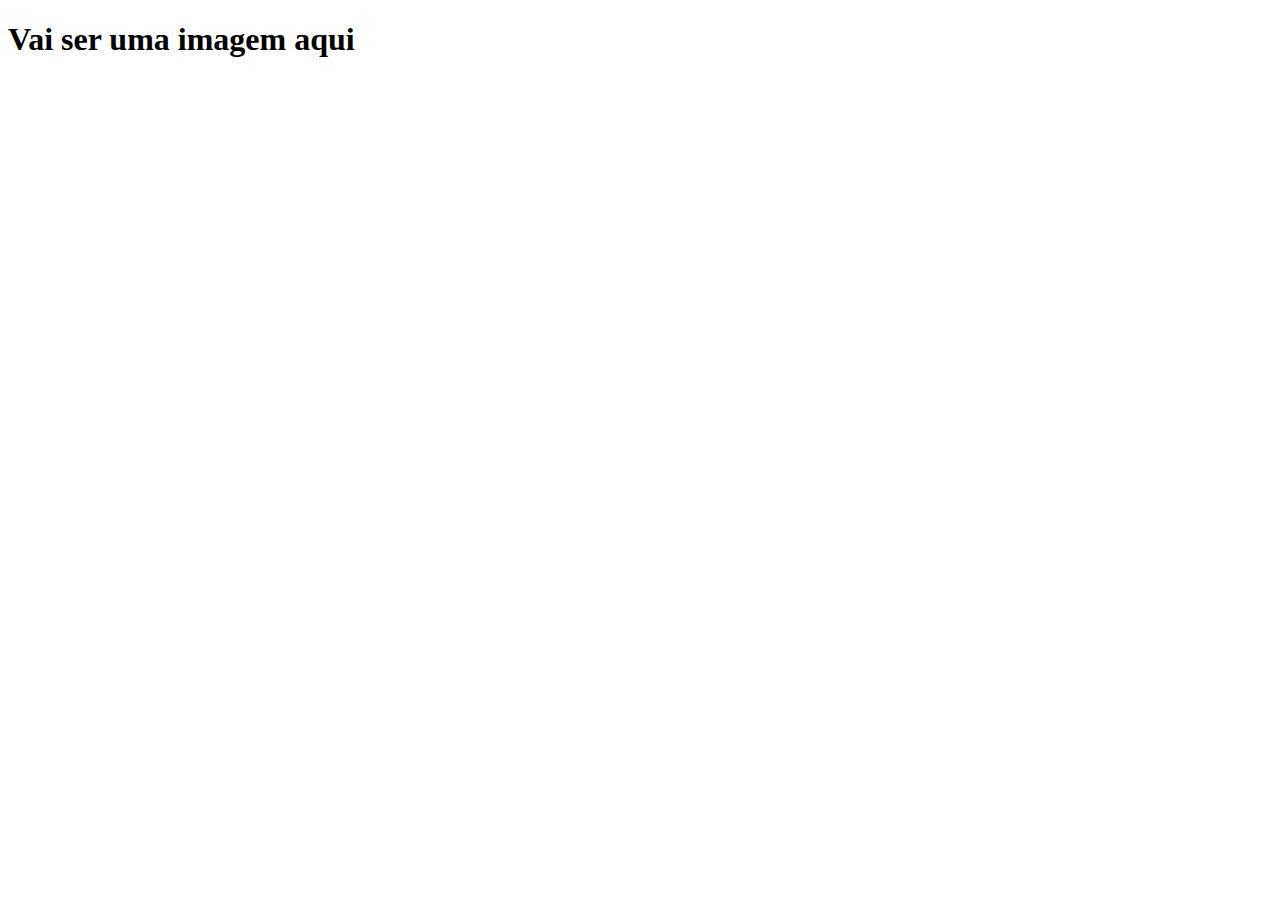
<file: index.html>
<!DOCTYPE html>
<html lang="en">
<head>
    <meta charset="UTF-8">
    <meta http-equiv="X-UA-Compatible" content="IE=edge">
    <meta name="viewport" content="width=device-width, initial-scale=1.0">
    <title>Document</title>
</head>
<body>
    <h1> Vai ser uma imagem aqui </h1>
    <title> Document </title>
    
</body>
</html>
</file>
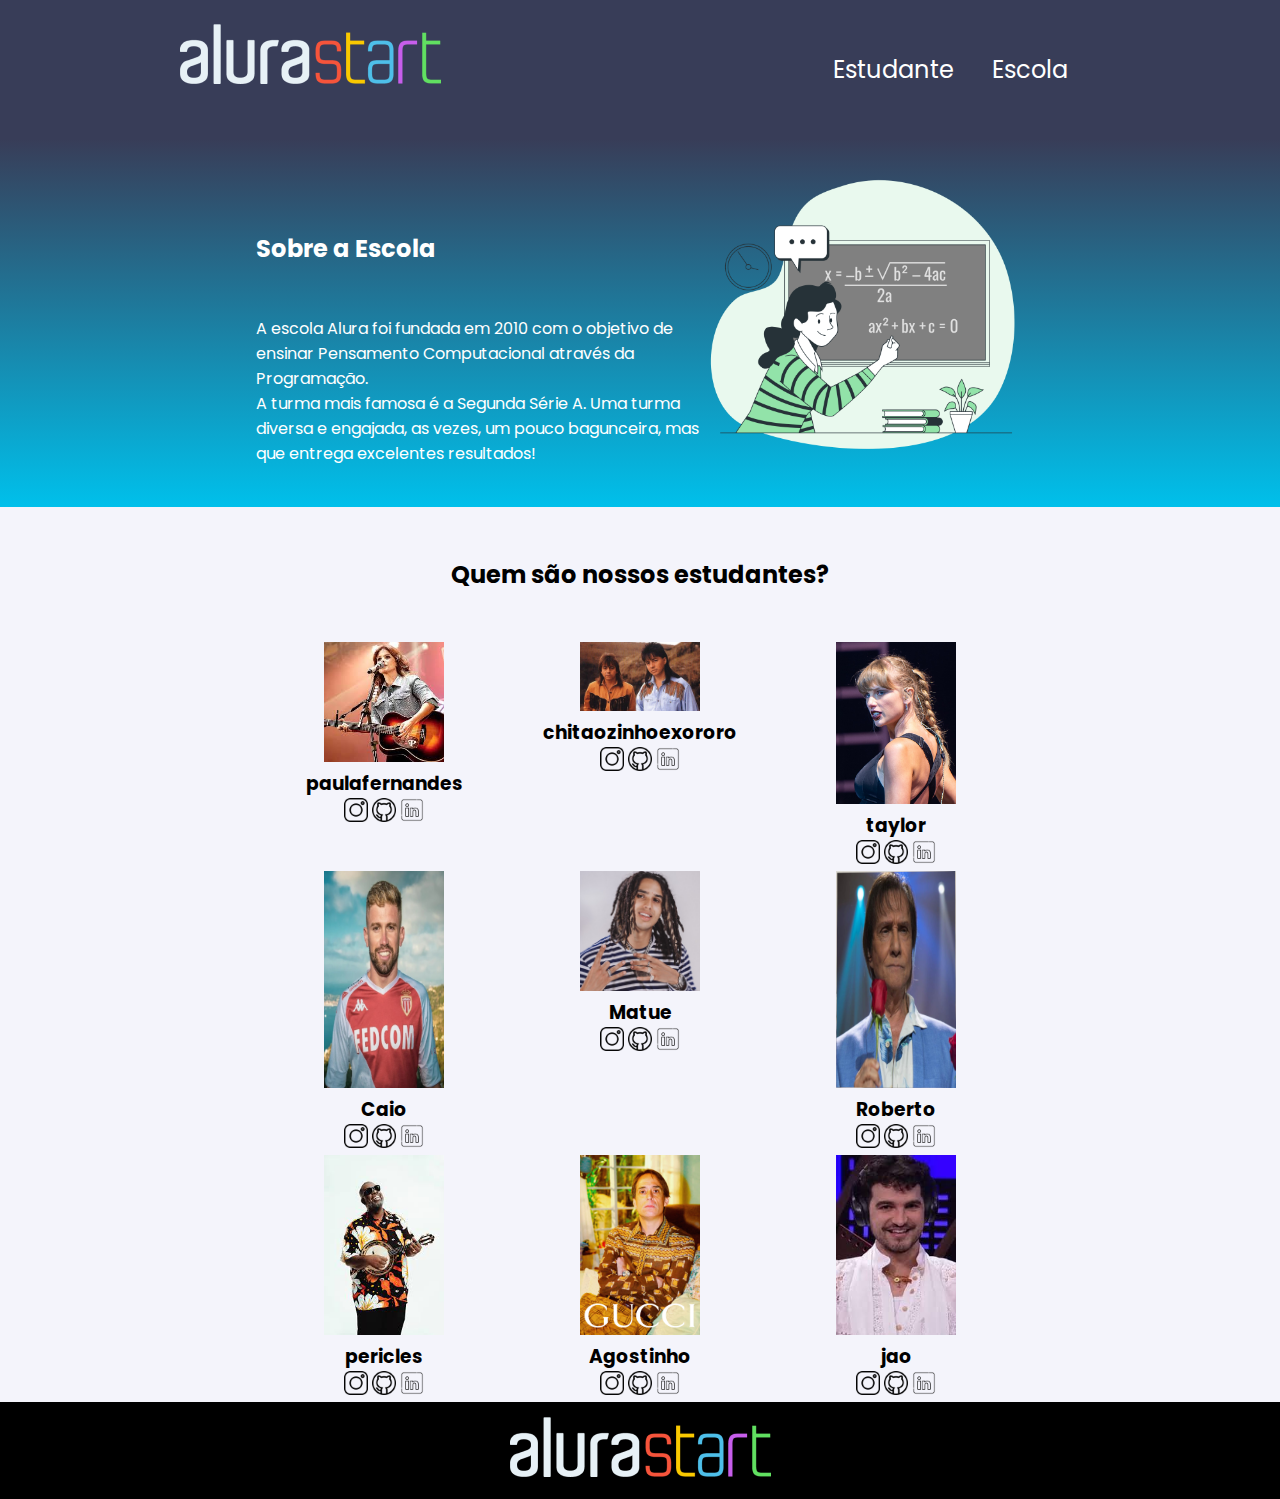
<file: SiteEscola/Index.html>
<!DOCTYPE html>
<html lang="en">
<head>
        <meta charset="UTF-8">
        <meta http-equiv="X-UA-Compatible" content="IE=edge">
        <meta name="viewport" content="width=device-width, initial-scale=1.0">
        <title>SiteEscola</title>
        <link rel="stylesheet" href="style.css">
        
        
        <link rel="preconnect" href="https://fonts.googleapis.com">
        <link rel="preconnect" href="https://fonts.gstatic.com" crossorigin>
        <link href="https://fonts.googleapis.com/css2?family=Poppins&display=swap" rel="stylesheet">
</head>



<body>

        
        <header class="cabecalho">

                <img class="cabecalho-imagem" src="./img/alurastart logo 1.png" alt="logo da alura start">
               

                
                <ul class="cabecalho-lista-item">                        
                <li class="cabecalho-lista-item">Estudante</li>
                <li class="cabecalho-lista-item">Escola</li>
                </ul>
                
        </header>
     

        <section class="escola">
                <div class="escola-conteudo">
                <h2 class="escola-titulo">Sobre a Escola</h2>
                <p class="escola-texto-um"> A escola Alura foi fundada em 2010 com o objetivo de
                        ensinar Pensamento Computacional através da Programação.</p>

                <p class="escola-texto-dois"> A turma mais famosa é a Segunda Série A. Uma turma
                        diversa e engajada, as vezes, um pouco bagunceira, mas que entrega excelentes resultados!</p>
                </div>

 
        <img class="escola-imagem" src="./img/Formula-bro.png" alt ="professora no quadro">  
            
                </section>

        <section class="estudante">
                <h2 class="estudante-titulo">Quem são nossos estudantes?</h2>

        <div class="estudante-todos"> 
                <span></span>
        <div class="estudante-div">       
                <img class="estudante-imagem" src="./img/paulafernandes.png" alt="foto do estudante Marcelo">
                <h3 class="estudante-nome">paulafernandes</h3>
                <a href="https://www.instagram.com/" target="_blank"><img class="estudante-icone"src="./img/instagram.png" alt="Instagram"></a>
                <a href="https://github.com/" target="_blank"><img class="estudante-icone"src="./img/github.png" alt="Github"></a>
                <a href="https://www.linkedin.com/" target="_blank"><img class="estudante-icone"src="./img/linkedin.png" alt="LinkedIn"></a>
        </div>
        <div class="estudante-div">       
                <img class="estudante-imagem" src="./img/chitaozinhoexororo.png" alt="foto do estudante Marcelo">
                <h3 class="estudante-nome">chitaozinhoexororo</h3>
                <a href="https://www.instagram.com/" target="_blank"><img class="estudante-icone"src="./img/instagram.png" alt="Instagram"></a>
                <a href="https://github.com/" target="_blank"><img class="estudante-icone"src="./img/github.png" alt="Github"></a>
                <a href="https://www.linkedin.com/" target="_blank"><img class="estudante-icone"src="./img/linkedin.png" alt="LinkedIn"></a>
        </div>
        <div class="estudante-div">       
                <img class="estudante-imagem" src="./img/taylor.png" alt="foto do estudante Marcelo">
                <h3 class="estudante-nome">taylor</h3>
                <a href="https://www.instagram.com/" target="_blank"><img class="estudante-icone"src="./img/instagram.png" alt="Instagram"></a>
                <a href="https://github.com/" target="_blank"><img class="estudante-icone"src="./img/github.png" alt="Github"></a>
                <a href="https://www.linkedin.com/" target="_blank"><img class="estudante-icone"src="./img/linkedin.png" alt="LinkedIn"></a>
        </div>
        <span></span>
        <div class="estudante-div">       
                <img class="estudante-imagem" src="./img/Caio.png" alt="foto do estudante Marcelo">
                <h3 class="estudante-nome">Caio</h3>
                <a href="https://www.instagram.com/" target="_blank"><img class="estudante-icone"src="./img/instagram.png" alt="Instagram"></a>
                <a href="https://github.com/" target="_blank"><img class="estudante-icone"src="./img/github.png" alt="Github"></a>
                <a href="https://www.linkedin.com/" target="_blank"><img class="estudante-icone"src="./img/linkedin.png" alt="LinkedIn"></a>
        </div>
        <div class="estudante-div">       
                <img class="estudante-imagem" src="./img/Matue.png" alt="foto do estudante Marcelo">
                <h3 class="estudante-nome">Matue</h3>
                <a href="https://www.instagram.com/" target="_blank"><img class="estudante-icone"src="./img/instagram.png" alt="Instagram"></a>
                <a href="https://github.com/" target="_blank"><img class="estudante-icone"src="./img/github.png" alt="Github"></a>
                <a href="https://www.linkedin.com/" target="_blank"><img class="estudante-icone"src="./img/linkedin.png" alt="LinkedIn"></a>
        </div>
        <div class="estudante-div">       
                <img class="estudante-imagem" src="./img/Roberto.png" alt="foto do estudante Marcelo">
                <h3 class="estudante-nome">Roberto</h3>
                <a href="https://www.instagram.com/" target="_blank"><img class="estudante-icone"src="./img/instagram.png" alt="Instagram"></a>
                <a href="https://github.com/" target="_blank"><img class="estudante-icone"src="./img/github.png" alt="Github"></a>
                <a href="https://www.linkedin.com/" target="_blank"><img class="estudante-icone"src="./img/linkedin.png" alt="LinkedIn"></a>
        </div>
        <span></span>
        <div class="estudante-div">       
                <img class="estudante-imagem" src="./img/pericles.png" alt="foto do estudante Marcelo">
                <h3 class="estudante-nome">pericles</h3>
                <a href="https://www.instagram.com/" target="_blank"><img class="estudante-icone"src="./img/instagram.png" alt="Instagram"></a>
                <a href="https://github.com/" target="_blank"><img class="estudante-icone"src="./img/github.png" alt="Github"></a>
                <a href="https://www.linkedin.com/" target="_blank"><img class="estudante-icone"src="./img/linkedin.png" alt="LinkedIn"></a>
        </div>
        <div class="estudante-div">       
                <img class="estudante-imagem" src="./img/Agostinho.png" alt="foto do estudante Marcelo">
                <h3 class="estudante-nome">Agostinho</h3>
                <a href="https://www.instagram.com/" target="_blank"><img class="estudante-icone"src="./img/instagram.png" alt="Instagram"></a>
                <a href="https://github.com/" target="_blank"><img class="estudante-icone"src="./img/github.png" alt="Github"></a>
                <a href="https://www.linkedin.com/" target="_blank"><img class="estudante-icone"src="./img/linkedin.png" alt="LinkedIn"></a>
        </div>
        <div class="estudante-div">       
                <img class="estudante-imagem" src="./img/jao.png" alt="foto do estudante Marcelo">
                <h3 class="estudante-nome">jao</h3>
                <a href="https://www.instagram.com/" target="_blank"><img class="estudante-icone"src="./img/instagram.png" alt="Instagram"></a>
                <a href="https://github.com/" target="_blank"><img class="estudante-icone"src="./img/github.png" alt="Github"></a>
                <a href="https://www.linkedin.com/" target="_blank"><img class="estudante-icone"src="./img/linkedin.png" alt="LinkedIn"></a>
        </div>
        </div>

        </section>        

        <footer>
                <div class="footer">
                <img src="./img/alurastart logo 1.png" alt="logo da alura start">
                </div>
        </footer>

       
</body>
</html>
</file>
<file: SiteEscola/style.css>
* {
    margin: 0;
    padding: 0;
    }

    
    

    body {
        background-color: #f4f4fb;
        /*background-color: #383D58;*/
        color: rgb(0, 0, 0);
        /*color: white;*/
        font-family:'Poppins',san-serif;
        }

                
    header {
        background-color: #383D58;
        color: white ;
    }


    .cabecalho-imagem {
        width: 260.98px;
        height: 60px;
        left: 173px;
        top: 30px;

    }



    .cabecalho {
    background-color: #383D58;
    color : white;
    display : flex;
    justify-content: space-around;
    padding: 24px 0;

    }

    .cabecalho-lista-item{
        display: inline-block;
        margin: 0 16px;
        padding: 14px 0;
        /*padding: 24px 0;*/
        font-size: 24px;
    }


    .escola-imagem {
        width: 25%;
    }

    .escola {
        background-image: linear-gradient(#383D58, #00c0eb);
        color : white;
        display : flex;
        justify-content: center;
        align-items: center;
        padding: 24px 0;
    }

     

    .escola-conteudo{
        width: 35%;
            }
    
    .escola-titulo {
       text-align: left;
       padding: 50px 0;
    }
    
    .estudante-imagem {
        width: 120px;        
        }
       

    .estudante-titulo {
    text-align: center;
    padding: 50px 0;
    /* width: 120px; */
        
        
    }

    .estudante-icone{
        width: 24px;
    }

    .estudante-div {
        text-align: center;
    }

    .estudante-todos {
        display:grid;
        grid-template-columns: 20% 20% 20% 20%;
    }

    .footer{
        background-color: black;
        padding: 15px 0;
        text-align: center;

    }
</file>
